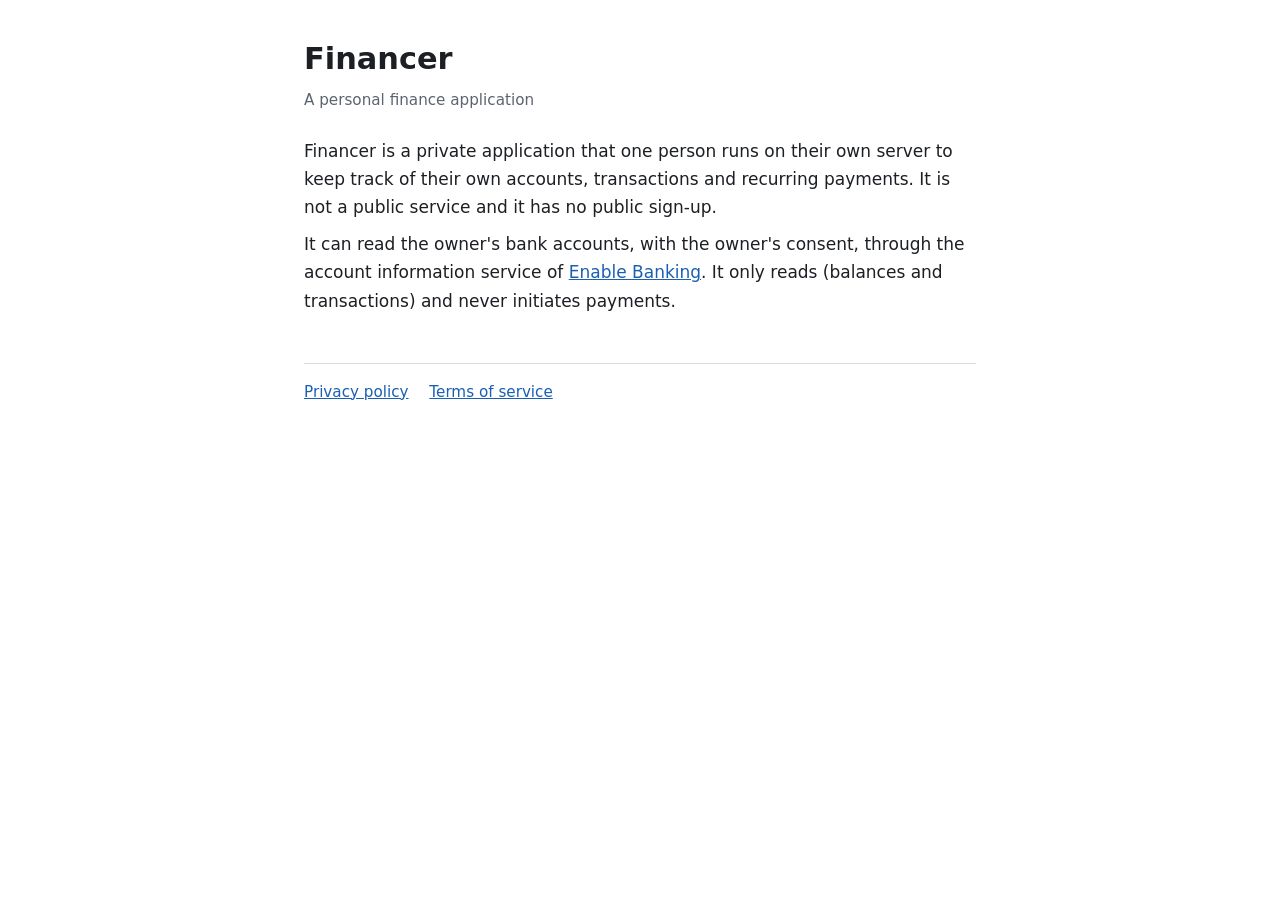
<file: index.html>
<!doctype html>
<html lang="en">
<head>
  <meta charset="utf-8">
  <meta name="viewport" content="width=device-width, initial-scale=1">
  <title>Financer</title>
  <link rel="stylesheet" href="style.css">
</head>
<body>
<main>
  <h1>Financer</h1>
  <p class="meta">A personal finance application</p>

  <p>Financer is a private application that one person runs on their own server to keep track of
  their own accounts, transactions and recurring payments. It is not a public service and it has no
  public sign-up.</p>

  <p>It can read the owner's bank accounts, with the owner's consent, through the account
  information service of <a href="https://enablebanking.com">Enable Banking</a>. It only reads
  (balances and transactions) and never initiates payments.</p>

  <nav>
    <a href="privacy.html">Privacy policy</a>
    <a href="terms.html">Terms of service</a>
  </nav>
</main>
</body>
</html>
</file>
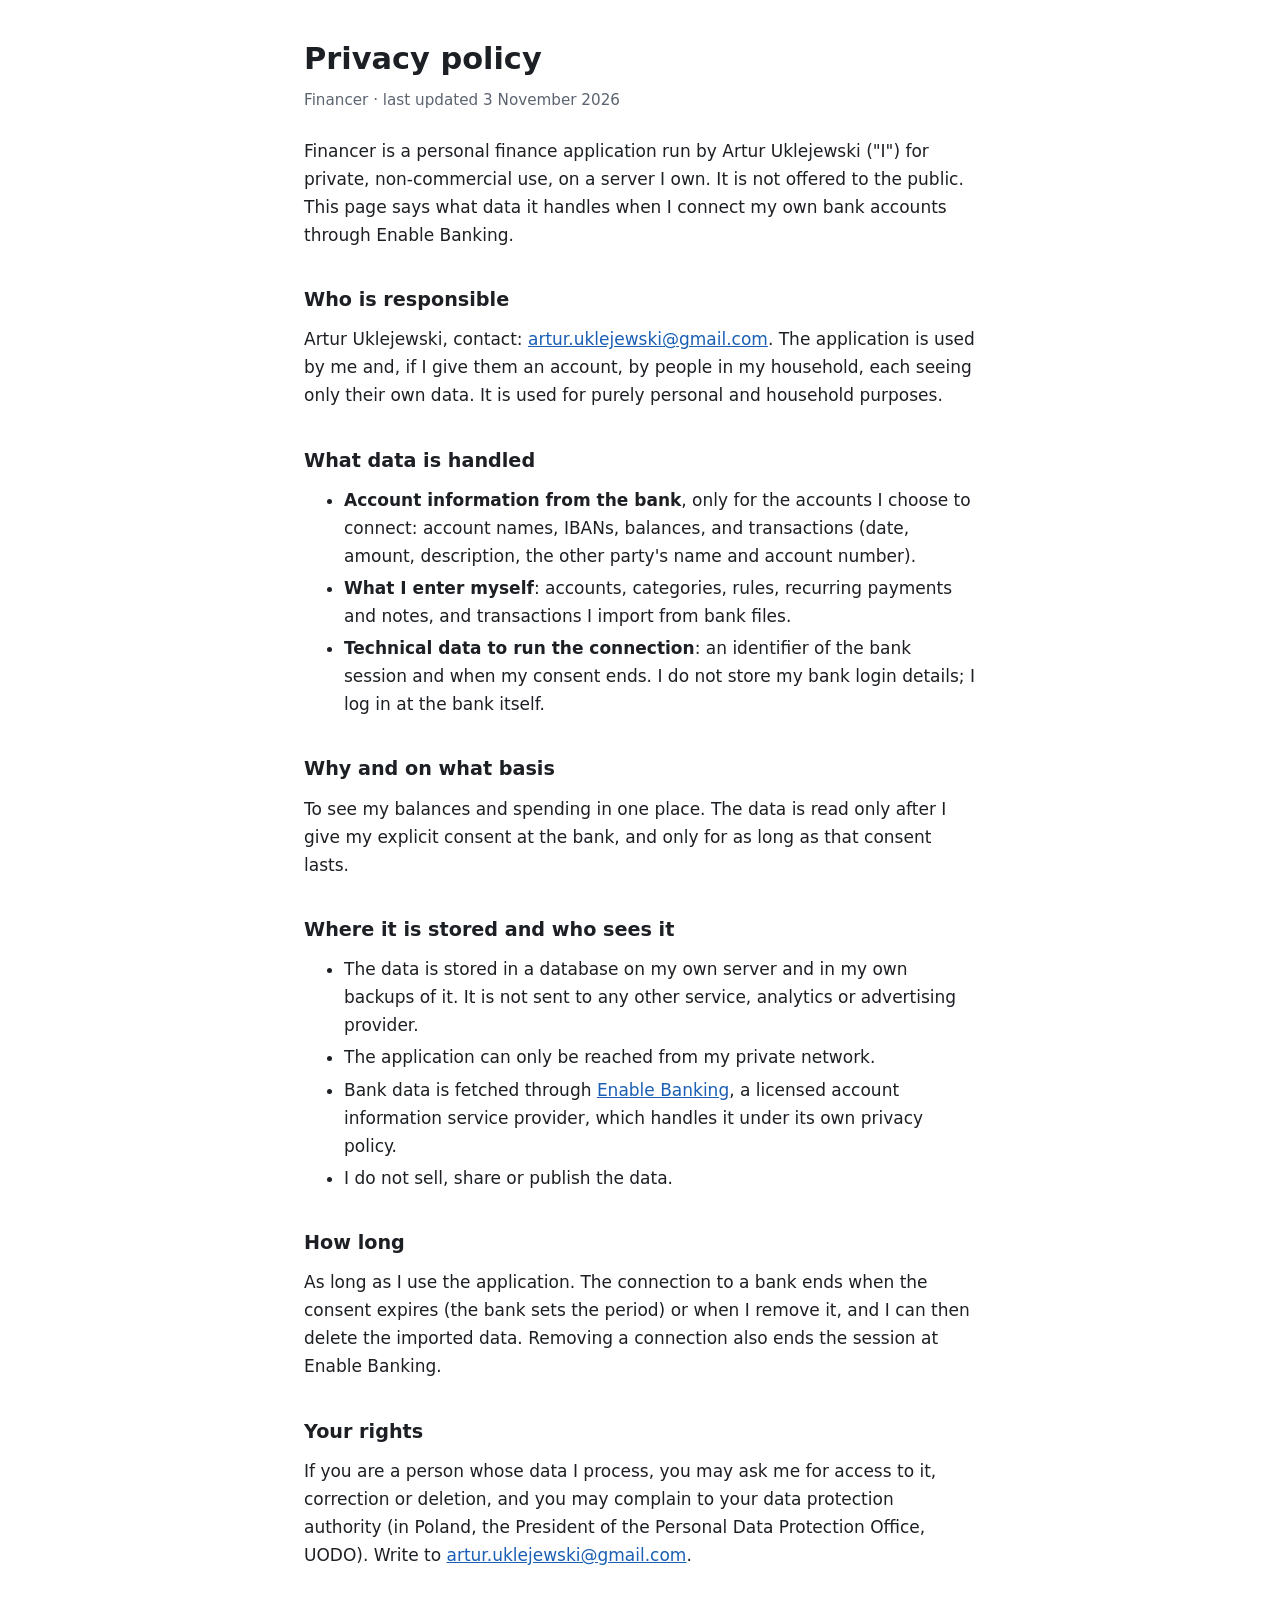
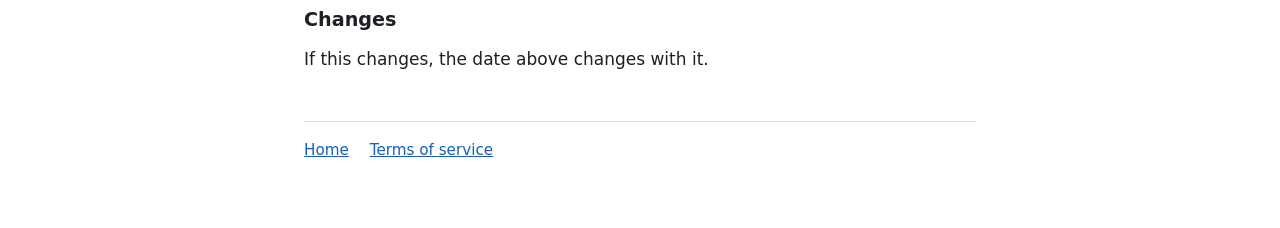
<file: privacy.html>
<!doctype html>
<html lang="en">
<head>
  <meta charset="utf-8">
  <meta name="viewport" content="width=device-width, initial-scale=1">
  <title>Privacy policy · Financer</title>
  <link rel="stylesheet" href="style.css">
</head>
<body>
<main>
  <h1>Privacy policy</h1>
  <p class="meta">Financer · last updated 3 November 2026</p>

  <p>Financer is a personal finance application run by Artur Uklejewski ("I") for private,
  non-commercial use, on a server I own. It is not offered to the public. This page says what data
  it handles when I connect my own bank accounts through Enable Banking.</p>

  <h2>Who is responsible</h2>
  <p>Artur Uklejewski, contact: <a href="mailto:artur.uklejewski@gmail.com">artur.uklejewski@gmail.com</a>. The application is used by me
  and, if I give them an account, by people in my household, each seeing only their own data. It is
  used for purely personal and household purposes.</p>

  <h2>What data is handled</h2>
  <ul>
    <li><strong>Account information from the bank</strong>, only for the accounts I choose to
    connect: account names, IBANs, balances, and transactions (date, amount, description, the other
    party's name and account number).</li>
    <li><strong>What I enter myself</strong>: accounts, categories, rules, recurring payments and
    notes, and transactions I import from bank files.</li>
    <li><strong>Technical data to run the connection</strong>: an identifier of the bank session
    and when my consent ends. I do not store my bank login details; I log in at the bank itself.</li>
  </ul>

  <h2>Why and on what basis</h2>
  <p>To see my balances and spending in one place. The data is read only after I give my explicit
  consent at the bank, and only for as long as that consent lasts.</p>

  <h2>Where it is stored and who sees it</h2>
  <ul>
    <li>The data is stored in a database on my own server and in my own backups of it. It is not
    sent to any other service, analytics or advertising provider.</li>
    <li>The application can only be reached from my private network.</li>
    <li>Bank data is fetched through <a href="https://enablebanking.com">Enable Banking</a>, a
    licensed account information service provider, which handles it under its own privacy
    policy.</li>
    <li>I do not sell, share or publish the data.</li>
  </ul>

  <h2>How long</h2>
  <p>As long as I use the application. The connection to a bank ends when the consent expires (the
  bank sets the period) or when I remove it, and I can then delete the imported data. Removing a
  connection also ends the session at Enable Banking.</p>

  <h2>Your rights</h2>
  <p>If you are a person whose data I process, you may ask me for access to it, correction or
  deletion, and you may complain to your data protection authority (in Poland, the President of the
  Personal Data Protection Office, UODO). Write to <a href="mailto:artur.uklejewski@gmail.com">artur.uklejewski@gmail.com</a>.</p>

  <h2>Changes</h2>
  <p>If this changes, the date above changes with it.</p>

  <nav>
    <a href="index.html">Home</a>
    <a href="terms.html">Terms of service</a>
  </nav>
</main>
</body>
</html>
</file>
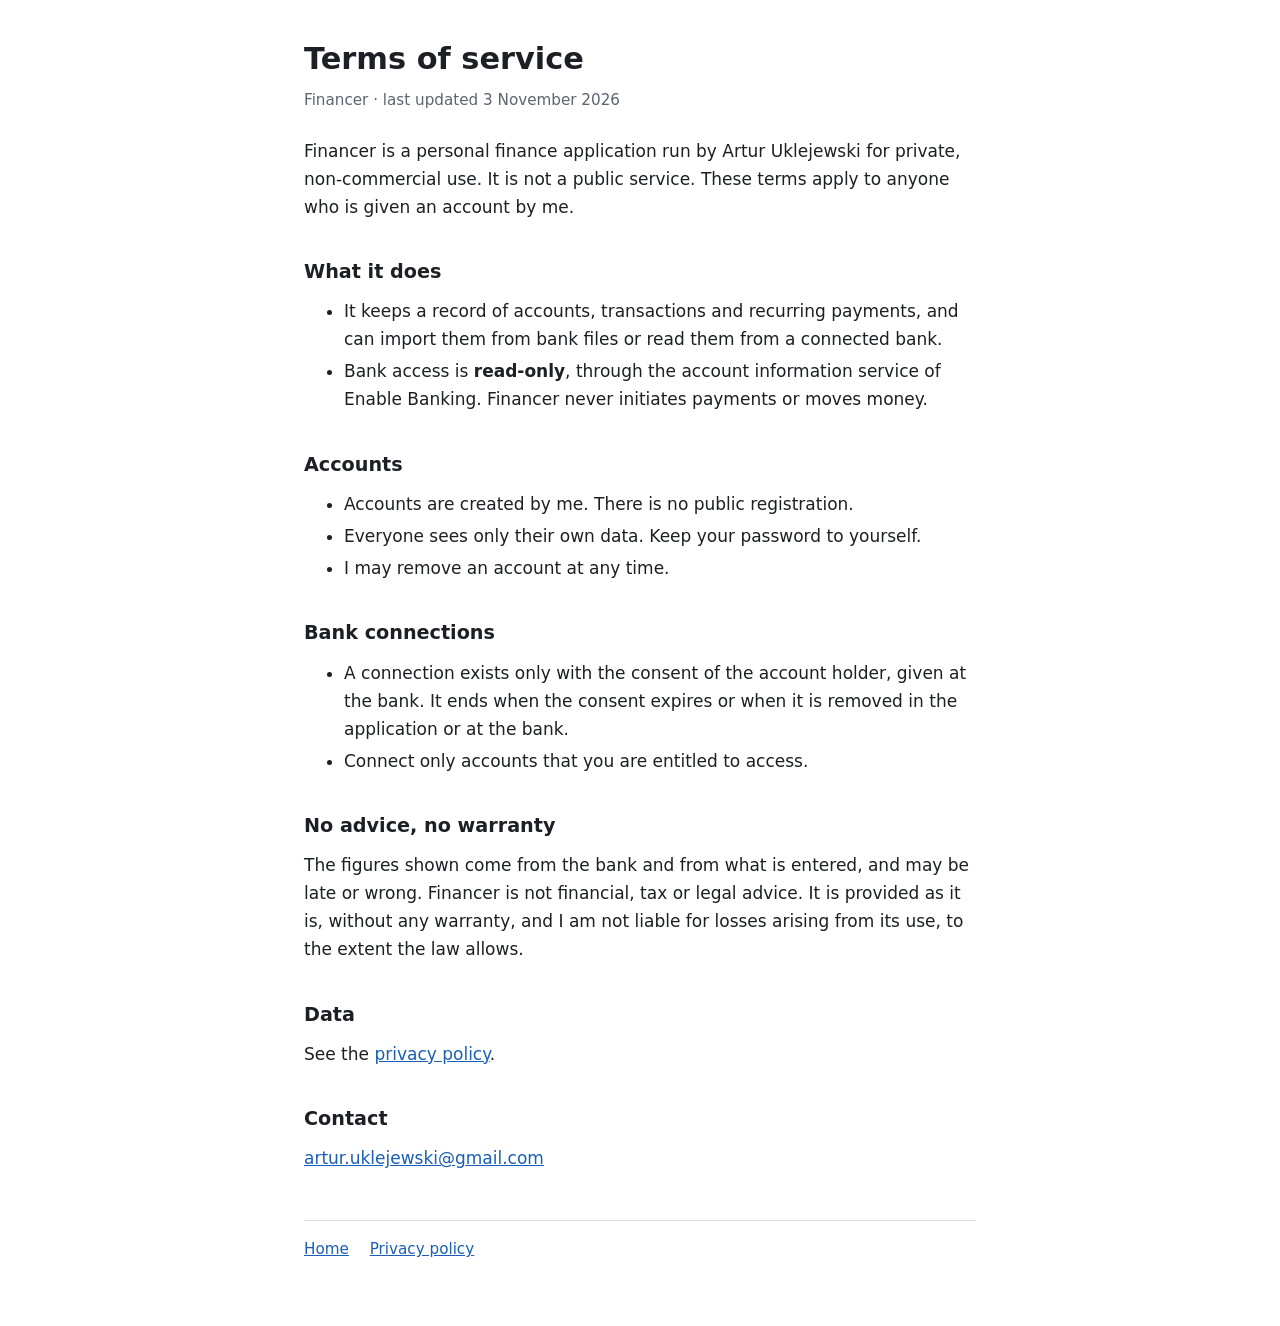
<file: terms.html>
<!doctype html>
<html lang="en">
<head>
  <meta charset="utf-8">
  <meta name="viewport" content="width=device-width, initial-scale=1">
  <title>Terms of service · Financer</title>
  <link rel="stylesheet" href="style.css">
</head>
<body>
<main>
  <h1>Terms of service</h1>
  <p class="meta">Financer · last updated 3 November 2026</p>

  <p>Financer is a personal finance application run by Artur Uklejewski for private, non-commercial use. It
  is not a public service. These terms apply to anyone who is given an account by me.</p>

  <h2>What it does</h2>
  <ul>
    <li>It keeps a record of accounts, transactions and recurring payments, and can import them from
    bank files or read them from a connected bank.</li>
    <li>Bank access is <strong>read-only</strong>, through the account information service of
    Enable Banking. Financer never initiates payments or moves money.</li>
  </ul>

  <h2>Accounts</h2>
  <ul>
    <li>Accounts are created by me. There is no public registration.</li>
    <li>Everyone sees only their own data. Keep your password to yourself.</li>
    <li>I may remove an account at any time.</li>
  </ul>

  <h2>Bank connections</h2>
  <ul>
    <li>A connection exists only with the consent of the account holder, given at the bank. It
    ends when the consent expires or when it is removed in the application or at the bank.</li>
    <li>Connect only accounts that you are entitled to access.</li>
  </ul>

  <h2>No advice, no warranty</h2>
  <p>The figures shown come from the bank and from what is entered, and may be late or wrong.
  Financer is not financial, tax or legal advice. It is provided as it is, without any warranty,
  and I am not liable for losses arising from its use, to the extent the law allows.</p>

  <h2>Data</h2>
  <p>See the <a href="privacy.html">privacy policy</a>.</p>

  <h2>Contact</h2>
  <p><a href="mailto:artur.uklejewski@gmail.com">artur.uklejewski@gmail.com</a></p>

  <nav>
    <a href="index.html">Home</a>
    <a href="privacy.html">Privacy policy</a>
  </nav>
</main>
</body>
</html>
</file>
<file: style.css>
:root {
  color-scheme: light dark;
  --bg: #ffffff;
  --text: #1c1f23;
  --muted: #5b6470;
  --line: #d9dde2;
  --link: #1a5fb4;
}

@media (prefers-color-scheme: dark) {
  :root {
    --bg: #14171a;
    --text: #e6e8eb;
    --muted: #9aa3ad;
    --line: #2b3036;
    --link: #78aeed;
  }
}

body {
  margin: 0;
  background: var(--bg);
  color: var(--text);
  font: 17px/1.65 system-ui, -apple-system, "Segoe UI", Roboto, sans-serif;
}

main {
  max-width: 42rem;
  margin: 0 auto;
  padding: 2.5rem 1.25rem 4rem;
}

h1 { font-size: 1.9rem; line-height: 1.25; margin: 0 0 0.25rem; }
h2 { font-size: 1.2rem; margin: 2.2rem 0 0.4rem; }
p, ul { margin: 0.6rem 0; }
li { margin: 0.25rem 0; }
a { color: var(--link); }
.meta { color: var(--muted); font-size: 0.95rem; margin-bottom: 1.5rem; }
nav { border-top: 1px solid var(--line); margin-top: 3rem; padding-top: 1rem; font-size: 0.95rem; }
nav a { margin-right: 1rem; }
</file>
